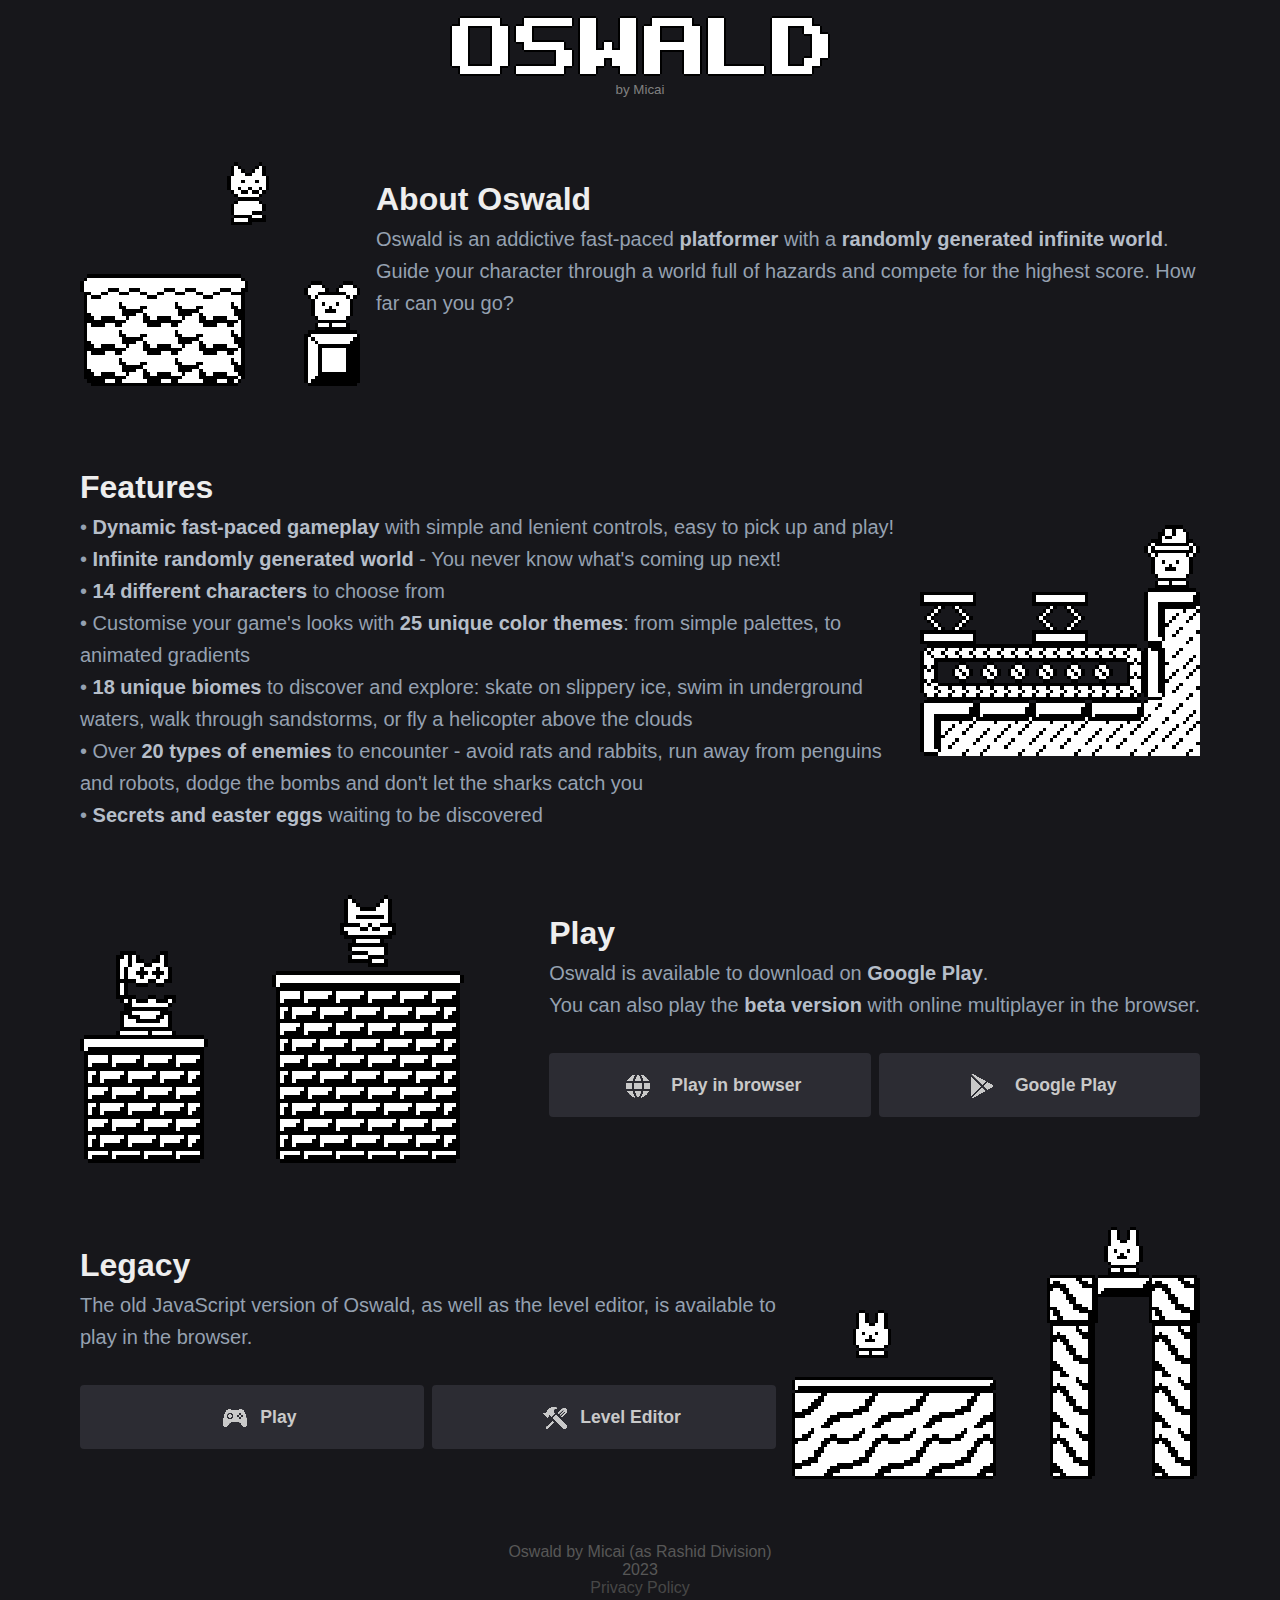
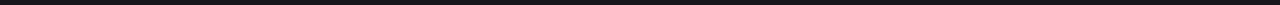
<file: index.html>
<!DOCTYPE html>
<html lang="en">
<head>
	<title>OSWALD</title>
	<meta http-equiv="X-UA-Compatible" content="IE=edge" />
	<meta name="apple-mobile-web-app-capable" content="yes" />
	<meta name="viewport" content="width=device-width, initial-scale=1.0">
	<meta name="apple-mobile-web-app-status-bar-style" content="black-translucent" />
	<meta charset="utf-8" />
	<meta name="description" content="OSWALD" />
	<meta name="author" content="Micai / Rashid Division" />
	<link rel="icon" href="favicon.ico" />
	<link rel="stylesheet" href="style.css" />
	
	<meta property="og:title" content="OSWALD"/>
	<meta property="og:site_name" content="OSWALD">
	<meta property="og:image" content="https://oswaldgame.netlify.app/image.png"/>
	<meta property="og:description" content="OSWALD"/>
	<meta property="og:url" content="https://oswaldgame.netlify.app/"/>
	<meta property="og:image:width" content="1200" />
	<meta property="og:image:height" content="630" />
	<meta property="og:type" content="website"/>
</head>
<body>
	<header>
		<img src="webimg/logo.png"><br />
		<small style="color: gray">by Micai</small>
	</header>
	
	<main>
		<div class="panel l">
			<img src="webimg/img1.png">
			<div>
				<h1>About Oswald</h1>
				<p>
					Oswald is an addictive fast-paced <b>platformer</b> with a <b>randomly generated infinite world</b>.<br />
					Guide your character through a world full of hazards and compete for the highest score. How far can you go?
				</p>
			</div>
		</div>
		
		<div class="panel r">
			
			<div>
				<h1>Features</h1>
				<p>
					
						• <b>Dynamic fast-paced gameplay</b> with simple and lenient controls, easy to pick up and play!<br />
• <b>Infinite randomly generated world</b> - You never know what's coming up next!<br />
• <b>14 different characters</b> to choose from<br />
• Customise your game's looks with <b>25 unique color themes</b>: from simple palettes, to animated gradients<br />
• <b>18 unique biomes</b> to discover and explore: skate on slippery ice, swim in underground waters, walk through sandstorms, or fly a helicopter above the clouds<br />
• Over <b>20 types of enemies</b> to encounter - avoid rats and rabbits, run away from penguins and robots, dodge the bombs and don't let the sharks catch you<br />
• <b>Secrets and easter eggs</b> waiting to be discovered<br />
					
				</p>
			</div>
			<img src="webimg/img2.png">
		</div>
		
		<div class="panel l">
			<img src="webimg/img3.png">
			<div>
				<h1>Play</h1>
				<p>
					Oswald is available to download on <b>Google Play</b>. <br />
					You can also play the <b>beta version</b> with online multiplayer in the browser.</a>
				</p>
				
				<br />

				<div class="biggerbuttonwrapper">
					
					<a href="https://oswald.plakmp.com/" target="_blank" class="biggerbutton" style="width: 50%">
						<img src="webimg/icon_browser.png">
						Play in browser
					</a>

					<a href="https://play.google.com/store/apps/details?id=com.rashid.oswald" target="_blank" class="biggerbutton" style="width: 50%">
						<img src="webimg/icon_playstore.png">
						Google Play
					</a>
			
				</div>

			</div>
		</div>

		<div class="panel r">
			
			<div>
				<h1>Legacy</h1>
				<p>
					<p>The old JavaScript version of Oswald, as well as the level editor, is available to play in the browser.</p>
				</p>

				<br />

			<div class="biggerbuttonwrapper">

				<a href="play.html" target="_blank" class="biggerbutton" style="width: 50%">
					<img src="webimg/icon_game.png">
					Play
				</a>

				<a href="https://oswaldeditor.netlify.app/" target="_blank" class="biggerbutton" style="width: 50%">
					<img src="webimg/icon_editor.png">
					Level Editor
				</a>
		
			</div>

			</div>
			<img src="webimg/img5.png">

			

		</div>

	</main>
	
	<footer>
		Oswald by Micai (as Rashid Division)
		<br />
		2023
		<br />
		<a href="privacy.html" target="_blank">Privacy Policy</a>
	</footer>
</body>
</html>
</file>
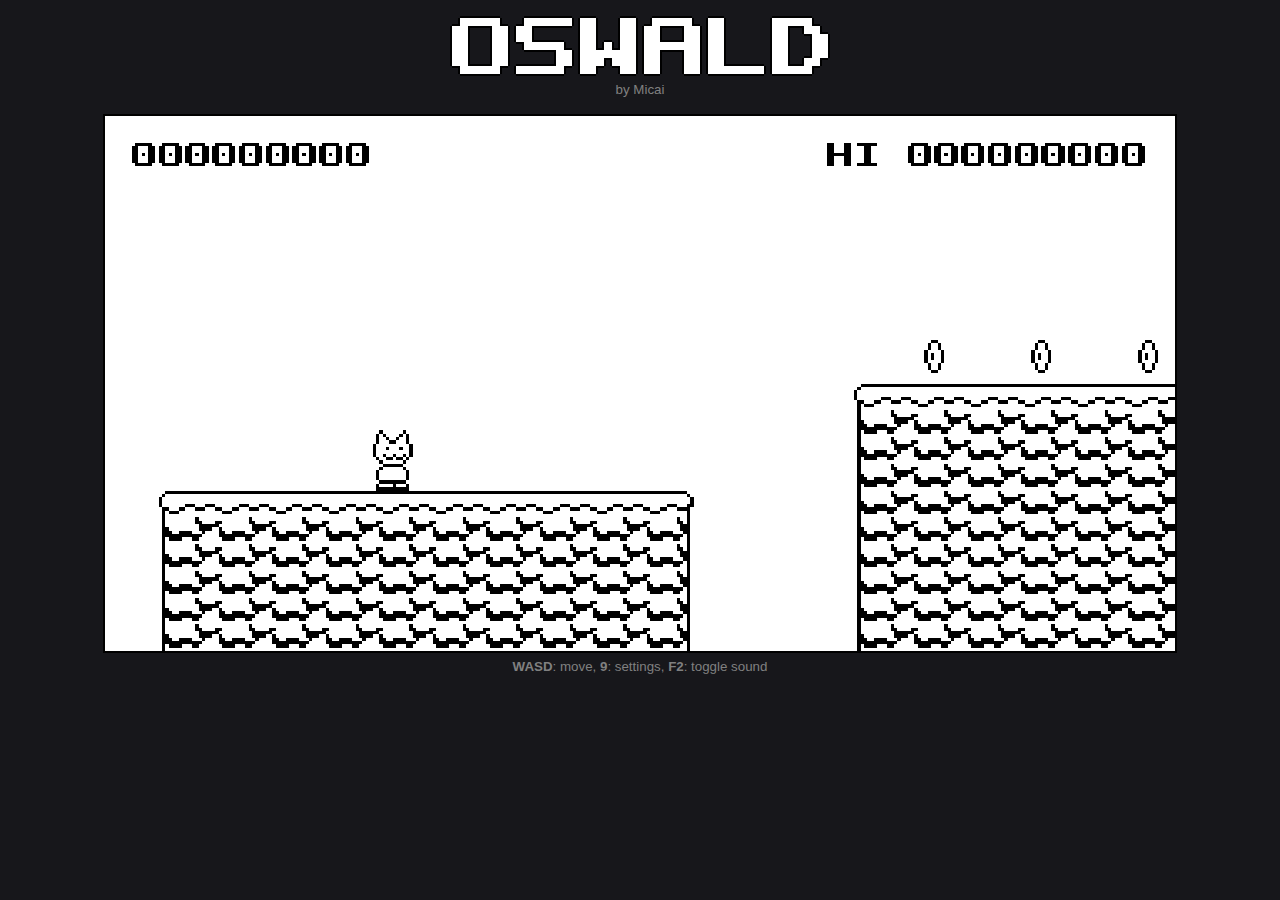
<file: play.html>
<!DOCTYPE html>
<html lang="en">

<head>
  <title>OSWALD Legacy</title>
  <meta http-equiv="X-UA-Compatible" content="IE=edge" />
  <meta name="apple-mobile-web-app-capable" content="yes" />
  <meta name="viewport" content="width=device-width, initial-scale=1.0">
  <meta name="apple-mobile-web-app-status-bar-style" content="black-translucent" />
  <meta charset="utf-8" />
  <meta name="description" content="OSWALD Legacy - v. 0.10" />
  <meta name="author" content="micai" />
  <link rel="icon" href="favicon.ico" />
  <link rel="stylesheet" href="style.css" />

  <meta property="og:title" content="OSWALD Legacy" />
  <meta property="og:site_name" content="OSWALD">
  <meta property="og:image" content="https://oswaldgame.netlify.app/image.png" />
  <meta property="og:description" content="OSWALD v 0.10 - by micai" />
  <meta property="og:url" content="https://oswaldgame.netlify.app/" />
  <meta property="og:image:width" content="1200" />
  <meta property="og:image:height" content="630" />
  <meta property="og:type" content="website" />

  <script async src="https://pagead2.googlesyndication.com/pagead/js/adsbygoogle.js?client=ca-pub-5582052227431997"
    crossorigin="anonymous"></script>
</head>

<body onkeydown="if(event.key == '9' || event.key == '`') toggleDispconf();">

  <header>
    <a href="index.html"><img src="webimg/logo.png"></a><br />
    <small style="color: gray">by Micai</small>
  </header>



  <!-- CANVAS -->
  <script async src="https://pagead2.googlesyndication.com/pagead/js/adsbygoogle.js?client=ca-pub-5582052227431997"
    crossorigin="anonymous"></script>
  <div id="tululoogame"></div>

  <div style="text-align: center;">
    <small style="color: gray"><b>WASD</b>: move, <b>9</b>: settings, <b>F2</b>: toggle sound</small>
  </div>

  <!-- MOBILE CONTROLS 
	<div id="mbleft" class="mobbutton mbleft"> LEFT </div>
	<div id="mbright" class="mobbutton mbright"> RIGHT </div>
	<div id="mbjump" class="mobbutton mbjump"> JUMP </div>-->

  <!-- CONFIG DIALOG -->
  <div id="w_dispconf" class="window" style="width: 50%; min-width: 20rem; display: none">
    <div class="winheader">
      <h1>Settings</h1>
      <h1 class="close" onclick="wDispconf.style.display = 'none'">✖</h1>
    </div>
    <div class="winmain">
      <div class="winsection">
        <h3>Basic</h3>
        <div class="row">
          <p>Current settings</p>
          <div>
            <button onclick="dispconfSave()">Save</button>
            <button onclick="dispconfLoad()">Load</button>
          </div>
        </div>
        <!--<div class="row">
				<p>Scale</p>
				<div>
					<button onclick="tu_canvas.style.width = '320px'">1x</button>
					<button onclick="tu_canvas.style.width = '640px'">2x</button>
					<button onclick="tu_canvas.style.width = '1280px'">3x</button>
					<button onclick="tu_canvas.style.width = '1920px'">4x</button>
					<button onclick="tu_canvas.style.width = '95%'">Auto</button>
				</div>
			</div>-->
      </div>
      <div class="winsection">
        <h3>Filters</h3>
        <div style="color: gray; font-size: 10px; margin-bottom: 1rem">
          <b>NOTE: </b>filters may make the game run poorly, especially on Firefox and slower PCs<br />
        </div>
        <label><input type="checkbox" id="b_cssv_enable" onclick="cssvApplyFilter()" /> Enable</label><br /><br />
        <label><input type="checkbox" id="b_cssv_darkmode" onclick="cssvApplyFilter()" /> Dark Mode</label><br /><br />
        <label><input type="checkbox" id="b_cssv_color" onclick="cssvApplyFilter()" /> Colorize</label><br /><br />
        <label><input type="checkbox" id="b_cssv_invert" onclick="cssvApplyFilter()" /> Invert</label><br /><br />
        <div class="row">
          <p>Saturation</p>
          <div>
            <button style="width: 2rem"
              onclick="bCssvSaturation.value = parseFloat(bCssvSaturation.value) - 5; cssvApplyFilter()">-</button>
            <input type="number" style="width: 4rem" id="b_cssv_saturation" value="50" oninput="cssvApplyFilter()" />
            <button style="width: 2rem"
              onclick="bCssvSaturation.value = parseFloat(bCssvSaturation.value) + 5; cssvApplyFilter()">+</button>
          </div>
        </div>
        <div class="row">
          <p>Hue Rotate</p>
          <div>
            <button style="width: 2rem"
              onclick="bCssvHue.value = parseFloat(bCssvHue.value) - 5; cssvApplyFilter()">-</button>
            <input type="number" style="width: 4rem" id="b_cssv_hue" value="50" oninput="cssvApplyFilter()" />
            <button style="width: 2rem"
              onclick="bCssvHue.value = parseFloat(bCssvHue.value) + 5; cssvApplyFilter()">+</button>
          </div>
        </div>
      </div>
      <div class="winsection">
        <h3>Credits</h3>
        <p><b>OSWALD by micai</b> <br /><br />
          Made with Tululoo Game Maker<br />

          Special thanks to: <br />
          Soup, NI240SX, Aethus, osdever, Mizu, MrDawn, Amanojakuchou, MrAdam
        </p>
        <div class="row">
          <p>version <span id="b_versiontext"></span></p>
          <button onclick="wChangelog.style.display = 'block'">View changelog</button>
        </div>
      </div>
    </div>
  </div>

  <!-- CHANGELOG DIALOG -->
  <div id="w_changelog" class="window" style="width: 80%; min-width: 10rem; display: none">
    <div class="winheader">
      <h1>Changelog</h1>
      <h1 class="close" onclick="wChangelog.style.display = 'none'">✖</h1>
    </div>
    <div class="winmain" style="overflow: hidden">
      <div class="winsection">
        <textarea id="changelog_text" readonly style="width: 100%; height: 70vh; resize: none; margin-bottom: 1rem">
0.10:
  - made a proper level editor for the game (it's separate from the game itself)
  - the game can read level data from URL query strings (it's used by the level editor to play exported levels)

  - added 4 new player costumes by Amanojakuchou
  - player's walking speed is no longer taken into consideration while applying score reward for distance travelled
  - made changes to player character's code, mostly fixes
    - added air friction, the player decelerates slower while airborne
    - fixed a coyote timer bug that made it possible to do multiple jumps in a row
	- fixed a stupid oversight that caused bouncing off of enemies to not work if the player used something else than the UP arrow to jump
	- rewards for killing enemies are no longer hardcoded inside player character's code (each enemy has a variable for that now)
    - collision detection improvements 

  - deleted some unused graphics and unused lines of code
  - each trampoline can now have its own unique jump strength
  - crushers now collide with the "platform reverser" object and the bottom of the screen
  
  - added new terrain types
    - metal
	- pipe
	- ground alt
	- bridge

  - updated ground and wood tilesets

  - added conveyor belts
  - added water
    - player enters swim mode upon touching the water's surface and exits it upon jumping out of it
	- added water currents that move the player around underwater in one of four directions
  
  - added new enemies:
    - static heli rat
	- moving spike ball
	- fish
	- jumping fish
	- shark (sprite by Amanojakuchou)
	- robo-oswald (first "smart" enemy, chases the player and can jump over SOME pits and obstacles, big thanks to Amanojakuchou for the sprite and idea)
	- armed robo-oswald (same as robo-oswald, but instead of chasing the player all the time, he sometimes stops and shoots bullets) (sprite by Amanojakuchou)
	
  - added new prefab banks using newly added terrain types (factory, pipe, ground, bridge) [thanks to MrAdam for level ideas]
  - updated existing prefab banks
  - added alternative prefab content: one prefab can now have 2 different variations, each has 50% chance of spawning
  - updated prefab bank "ceilings": they're way more flexible now and can be used to make floors in gaps between prefabs
  - fixed prefab bank ceilings not appearing on the last middle prefab of the bank
  
  - added "heli test mode" for testing heli prefabs
  - added "water test mode" for testing underwater prefabs
  - added "prefab testing speed" for testing prefabs at different speeds
  - aforementioned test modes can be enabled with query string parameters

0.9.3:
  - fixed a bug that made it possible to gain score after player's death
  - fixed high score display not flashing when a new high score is achieved
  - made small changes to some prefabs
  - modified the unused (until now) PANEL tileset
  - added 2 prefabs with the PANEL tileset
  - debug camera speed can now be changed (camera_debug_speed variable)
  - fixed debug prefab markers not despawning after falling behind the left border of the screen  
		
0.9.2:
  - added a new player costume by Aethus
		
0.9.1:
  - changes to scoring system (thanks to NI240SX for the idea)
    - player receives score based on distance travelled instead of camera speed
  - changes to the prefab bank rotation
    - removed the beginner bank from initial rotation and added GRASS1 and WOOD1 in its place
	- other prefab banks unlock way faster and appear more often now
  - adjusted some values related to collisions with moving platforms
  - debug camera and debug teleport only work while debug mode is enabled
  - added a new hotkey for the settings menu (9)

0.9:
  - added 3 new player costumes (made by Soup)
  - reduced player's acceleration speed from 1 to 0.5
  - player can now fall up to 1 block behind the screen's left border without dying
  - repurposed the o_kot_dead object to serve as a death animation for more objects, such as vehicles (it's called o_corpse now)
  - added an additional check for enemies under the player before world collision detection to prevent the player from clipping through enemies while falling at high speeds
  - huge changes to player character's code
    - the character now supports "modes"
      - they can be used to adjust the character's properties and modify its movement options
      - they also allow to change how the character behaves at any time and how it reacts to collisions with walls and entities
    - added "external velocity": works similarly to normal velocity but is separate and not affected by friction, gravity nor speed limits
  - added a vehicle using the new "mode" mechanic
    - it's a helicopter that lets the player jump mid-air, bounces off the walls, and moves slightly faster than the player does on foot
    - player enters it by finding a special collectible, and gets rid of it by passing a "no helicopters" sign
 
  - added moving platforms
    - they're a last minute addition I came up with randomly while making prefabs and I'm honestly surprised they work. they're a bit messy right now, I'll make things cleaner in further updates because I want to release this one already
    - player has separate collision checks just for them, because the standard collision detection is hilariously unprepared for moving solids
    - player moves along with the platform they stand on thanks to the newly added "external velocity" feature (platforms are in fact the reason that feature was added)
    - player only collides with them while falling (and that means one way collisions are now supported)
	
  - fixed trampoline collisions
  - trampolines can be attached to ceilings
  - enemy rats can use trampolines
  - enemy rat received an alternative death animation for death by hazards
  
  - added new enemies and hazards:
    - helicopter rats
    - missiles
    - crushers
    - cacti
  
  - added new terrain types:
    - wood
    - tree
    - sand
    - panel (unused for now)
    - bigbrick
  
  - raised initial scrolling speed from 1.0 to 1.2
  - scrolling speedup routine has two stages now:
    - in stage one the interval between each speed up increases by 3 frames every time a speed up happens
    - in stage two the interval increases by a much higher amount of frames, so the scrolling doesn't reach full speed too quickly
  - the score reward for progressing through the level is much higher and depends on the current scrolling speed
  - added expert mode (toggle with the pause key before the game starts)
    - scrolling starts at a higher speed and speeds up 2 times faster
    - some prefabs only spawn when expert mode is enabled
 
  - huge changes to the world generator
    - shorter spawnpoint prefab
    - added prefab banks
      - instead of picking random prefabs, the world generator picks a random prefab bank from the current rotation and deploys prefabs according to its settings
      - each prefab bank has 5 lists of prefabs (optional lists will be skipped if empty):
      - start: optional, one of start prefabs will be deployed right after the bank is loaded
      - middle: the main part of the bank, the amount of middle prefabs deployed is random (minimum and maximum can be set in the bank's properties)
      - end: optional, one of end prefabs will be deployed right after the last middle prefab
      - hard: optional, same as middle but will only appear while playing on expert mode
      - rare: optional, same as middle but way less likely to appear
    - some banks get added to or removed from the rotation after a certain score is reached
    - the rotation is split into four groups: very common, common, rare, very rare. each has a different chance of being used
 
  - added new and improved old debug features
    - brought back debug camera controls with new hotkeys (Z,X,C)
    - improved the debug teleport (Left CTRL)
    - a line is drawn to show the point beyond which collisions and entities despawn
    - a marker is placed at the start of each prefab describing which part of the bank it belongs to
    - prefab testing mode: when a prefab is set to the prefab_testing variable, it will always spawn right after the starter prefab, which is shorter when prefab testing is enabled
    - prefab bank testing mode: same as prefab testing mode but for prefab banks
    - pressing 1 toggles debug mode (F11 apparently didn't work on some browsers)
    - pressing 2 toggles grid background
    - holding 3 makes the player character leave trails on the screen, useful for tracking movement and testing prefabs
    - pressing 4 toggles world collision display
    - pressing 0 restarts the game
 
  - updated the HTML
    - ~ key brings up the settings menu
    - the filter editor and the changelog can be accessed from there
    - added a new setting to the filter editor
    - added an option to change the scale of the game canvas
    - added an option to save and load settings
    - improved the filters' code (it's still bad)
    - fixed filters not working after a game restart

  - added HUGE THINGS
  - added more sound effects
  - fixed pausing (no more abrupt speedups after unpausing)
  - fixed a rare score display crash that happened when the score was above 999999999
  - deleted some unused files
  - countless changes and additions to the prefab collection

0.8.1 / 0.8.2:
  - updated the font
  - collision detection fixes 
    - vertical collision isn't checked when there's no vertical movement, same applies to horizontal collision, this seems to have fixed some clipping issues
  - other miscellaneous fixes and tweaks

0.8:
  - started to make the game look more like a finished product
    - debug display is off by default (can be brought back up with the "dbg" code or F11 key)
    - removed the title screen, the game now starts at the beginning of the level and waits for player's input to start scrolling and counting score
  - removed debug camera controls
  - player can now move with WASD and jump with spacebar
  - player can no longer kill enemies while dead
  - added a death animation for the player
  - added sound effects (can be muted with F2)
  - fixed a bug that caused scrolling speed to go above max
  - reduced max scrolling speed from 2.4 to 2.3
  - increased the main scene's width from 100000 to 500000
  - the scene should now automatically extend when the player's close to reaching its end (i have no idea if this works)
  - added 2 new prefabs
  
  

0.7:
  - brought back old code for horizontal collision detection and tweaked its values, seems to be working for now 
  - fixed the player's ability to clip through the ceiling while jumping off of a 1 block gap (yes that was possible, the fix is very ghetto right now but it works)
  - made slight adjustments to the player's collision box
  - added a new block: wooden block
  - added a new terrain type: cave
  - added some new prefabs and updated some existing ones
  - added trampolines
  - added 2 new player costumes
  - added high score display to the hud
    - it flashes when the player ties or beats the high score
  - character costumes are now stored in a dictionary-like variable
  - the character costume, last score and high score are now saved to local web storage
  - updated the title screen
    - cheat codes can now be entered there
 - current character costume is displayed 
 - added high score display
    - cleaned up some mess in world generator's code



0.6:
  - first """fully playable""" version of the game
  - made changes to player's collision detection again
    - the horizontal collision detection now uses code similar to the vertical one, until now it was much simpler, but it would bug out too often
  - adjusted the "jump brake" to give the player more control over their jumps
  - fixed player's ability to jump despite having a block directly above them
  - countless tweaks to the camera's properties
  - added a simple title screen
  - added a simple game over screen
  - spikes kill enemies now
  - enemies don't update while they're not visible on the screen
  - the prefab system has been improved from the last version
  - the level is now infinite and randomly generated
    - the world generator uses pre-made prefabs to generate the level
    - new prefab gets deployed automatically when the camera is about to reach the end of already existing ones
    - a 2 to 4 block gap is placed in between each prefab that's being deployed
    - there aren't many prefabs for now, and the world generator itself is rather simple. it's going to be upgraded in upcoming versions
  - the game gets rid of objects that fall behind the left border of the screen
  - small changes and fixes that I've already forgotten about



0.5:
  - added pause (press enter to pause and unpause)
  - improved the enemy's sprites
  - fixed the colors on the ground tileset 
  - started working on the world generator
    - the world generator is going to use prefabs to generate the level
 - the prefabs are stored as strings: 
   - "." means empty space 
   - "," means a the beginning of a new row of blocks
   - uppercase characters represent different kinds of blocks
   - lowercase characters represent interactive objects
 
 
 
0.4:
  - added coins, each coin gives 50 points
  - added a basic enemy
    - walks forward and turns around upon touching a wall
  - affected by gravity
  - can kill the player
  - can be killed by the player (by stomping)
  - player bounces off the enemy after stomping it and receives a 100 point bonus
  - if the player holds the jump button while stomping the enemy they'll bounce higher
  - after being stomped it changes its sprite and disappears after a few moment
  - added a filter editor that allows the player to change the game's colors
    - this one's probably getting removed or hidden, it heavily impacts the game's performance (especially on firefox)



0.3:
 - fixed collision detection bug that made the game freeze
 - fixed camera speedup bugs
 - fixed the player getting stuck to the right border of the screen
 - fixed the player being able to get out of bounds using the top of the screen
 - fixed the draw_sprite_text function (it was unsafe and could cause the game to crash)
 - made an icon for the game
 - made the "keyboard_string" extension and used it to implement cheat codes
 - made the "custom loading screen" extension and customised the loading screen with it
 - added alternative character outfits
 - added jump buffering and coyote timing
 - added new auto-tile ground blocks (bricks and clouds)
 - improved the debug display and added some new debug tools
 - greatly improved auto-tile blocks
   - the visible blocks are no longer objects, they're tiles now
   - invisible solid blocks that objects collide with automatically spawn in areas accessible by the player
   - tiles connect with edges of the screen now
 - shrinked the player character's collision box to be less than 16px tall (16px is the size of 1 block)
 
 
 
0.2:
 added:
  - scrolling camera
  - added sprite font support (draw_sprite_text function)
  - debug display and controls
  - score counter
  - hazards (spikes)
 - falling down, touching hazards or the left border of the screen will kill the player
 - huge collision detection improvements



0.1:
 - started making the game
 - made some basic graphics
 - added player's movement
  - the player can control their jump height by releasing the jump button before reaching maximum height (jump brake)
 - added basic collision detection
 - added auto-tile blocks
		</textarea>
      </div>
    </div>

  </div>

  <!-- SCRIPTS -->
  <script>
    // windows
    var wChangelog = document.getElementById("w_changelog");
    var wDispconf = document.getElementById("w_dispconf");

    function toggleDispconf() {
      if (wDispconf.style.display == 'block') {
        wDispconf.style.display = 'none';
      } else wDispconf.style.display = 'block';
    }

    // buttons and inputs
    var bCssvEnable = document.getElementById("b_cssv_enable");
    var bCssvDarkmode = document.getElementById("b_cssv_darkmode");
    var bCssvInvert = document.getElementById("b_cssv_invert");
    var bCssvColor = document.getElementById("b_cssv_color");
    var bCssvSaturation = document.getElementById("b_cssv_saturation");
    var bCssvHue = document.getElementById("b_cssv_hue");


    // filters - they're less of a mess now than they used to be, they still suck though
    function cssvApplyFilter() {
      if (!bCssvEnable.checked) {
        tu_canvas.style.filter = "";
        return;
      };

      let satstr = "";
      if (bCssvColor.checked) satstr = "sepia(100%) saturate(" + (bCssvSaturation.value).toString() +
        "0%) hue-rotate(" + bCssvHue.value.toString() + "deg)";

      tu_canvas.style.filter = (bCssvDarkmode.checked ? "invert(100%) " : "") + satstr + (bCssvInvert.checked ?
        "invert(100%) " : "");
    }

    function dispconfSave() {
      localStorage["dispconf_width"] = tu_canvas.style.width;
      localStorage["dispconf_cssvenable"] = bCssvEnable.checked;
      localStorage["dispconf_cssvdarkmode"] = bCssvDarkmode.checked;
      localStorage["dispconf_cssvinvert"] = bCssvInvert.checked;
      localStorage["dispconf_cssvcolor"] = bCssvColor.checked;
      localStorage["dispconf_cssvsaturation"] = bCssvSaturation.value;
      localStorage["dispconf_cssvhue"] = bCssvHue.value;
    }

    function dispconfLoad() {
      if (localStorage["dispconf_width"]) tu_canvas.style.width = localStorage["dispconf_width"];
      bCssvEnable.checked = (localStorage["dispconf_cssvenable"] === "true");
      bCssvDarkmode.checked = (localStorage["dispconf_cssvdarkmode"] === "true");
      bCssvInvert.checked = (localStorage["dispconf_cssvinvert"] === "true");
      bCssvColor.checked = (localStorage["dispconf_cssvcolor"] === "true");
      if (localStorage["dispconf_cssvsaturation"]) bCssvSaturation.value = localStorage["dispconf_cssvsaturation"];
      if (localStorage["dispconf_cssvhue"]) bCssvHue.value = localStorage["dispconf_cssvhue"];

      cssvApplyFilter();
    }
  </script>
  <!-- THE GAME -->
  <script src="game.js"></script>
  <script>
    document.getElementById("b_versiontext").innerHTML = game_meta_version;
  </script>
</body>

</html>
</file>
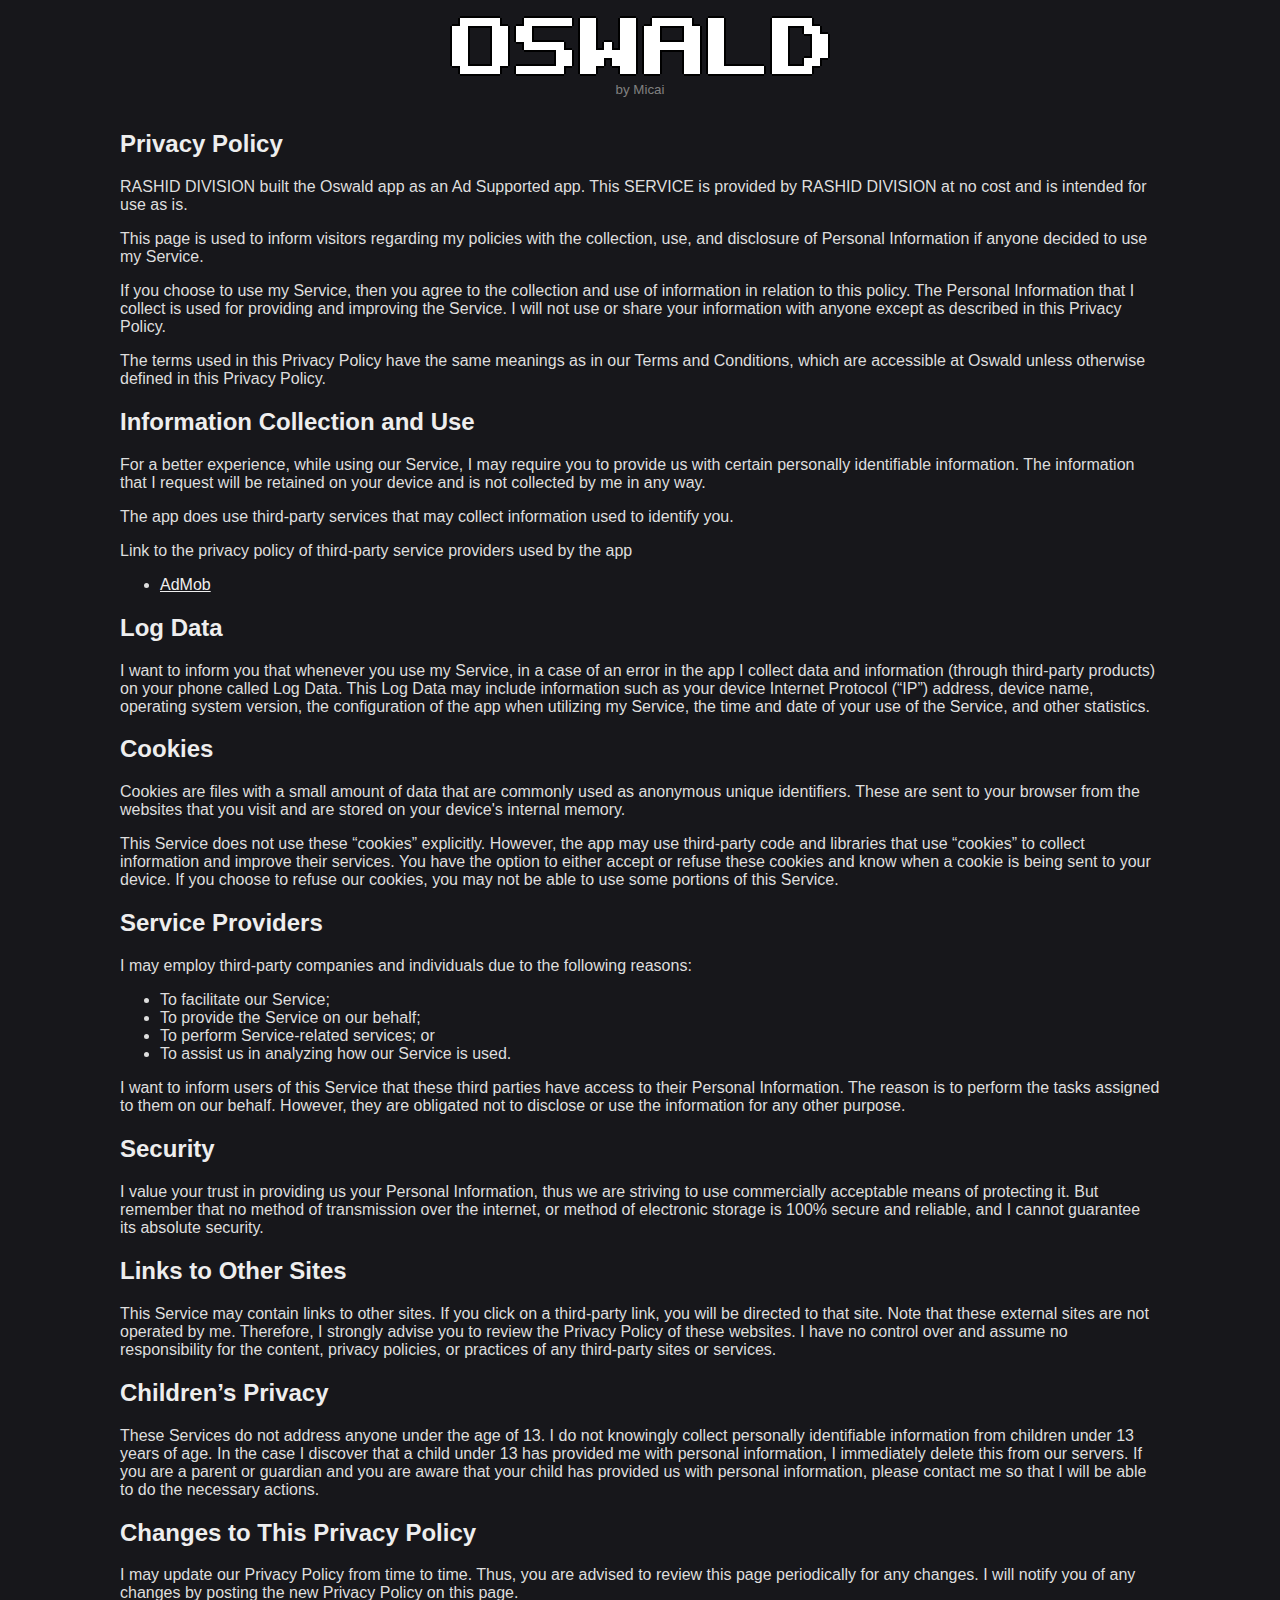
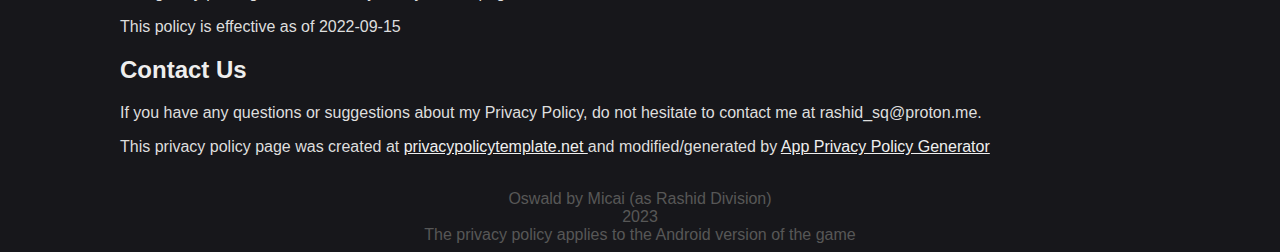
<file: privacy.html>
<!DOCTYPE html>
<html lang="en">

<head>
  <title>OSWALD Privacy Policy</title>
  <meta http-equiv="X-UA-Compatible" content="IE=edge" />
  <meta name="apple-mobile-web-app-capable" content="yes" />
  <meta name="viewport" content="width=device-width, initial-scale=1.0">
  <meta name="apple-mobile-web-app-status-bar-style" content="black-translucent" />
  <meta charset="utf-8" />
  <meta name="description" content="OSWALD" />
  <meta name="author" content="Rashid Divison" />
  <link rel="icon" href="favicon.ico" />
  <link rel="stylesheet" href="style.css" />

  <meta property="og:title" content="OSWALD Privacy Policy" />
  <meta property="og:site_name" content="OSWALD">
  <meta property="og:image" content="https://oswaldgame.netlify.app/image.png" />
  <meta property="og:description" content="OSWALD Privacy Policy" />
  <meta property="og:url" content="https://oswaldgame.netlify.app/privacy" />
  <meta property="og:image:width" content="1200" />
  <meta property="og:image:height" content="630" />
  <meta property="og:type" content="website" />

  <style>
    main {
      text-align: initial
    }
  </style>
</head>

<body>
  <header>
    <a href="index.html"><img src="webimg/logo.png"></a><br />
    <small style="color: gray">by Micai</small>
  </header>

  <main style="max-width: 65rem">
    <h2><strong>Privacy Policy</strong></h2>
    <p>
      RASHID DIVISION built the Oswald app as
      an Ad Supported app. This SERVICE is provided by
      RASHID DIVISION at no cost and is intended for use as
      is.
    </p>
    <p>
      This page is used to inform visitors regarding my
      policies with the collection, use, and disclosure of Personal
      Information if anyone decided to use my Service.
    </p>
    <p>
      If you choose to use my Service, then you agree to
      the collection and use of information in relation to this
      policy. The Personal Information that I collect is
      used for providing and improving the Service. I will not use or share your information with
      anyone except as described in this Privacy Policy.
    </p>
    <p>
      The terms used in this Privacy Policy have the same meanings
      as in our Terms and Conditions, which are accessible at
      Oswald unless otherwise defined in this Privacy Policy.
    </p>
    <p>
      <h2><strong>Information Collection and Use</strong></h2>
    </p>
    <p>
      For a better experience, while using our Service, I
      may require you to provide us with certain personally
      identifiable information. The information that
      I request will be retained on your device and is not collected by me in any way.
    </p>
    <div>
      <p>
        The app does use third-party services that may collect
        information used to identify you.
      </p>
      <p>
        Link to the privacy policy of third-party service providers used
        by the app
      </p>
      <ul>
        <!---->
        <li><a href="https://support.google.com/admob/answer/6128543?hl=en" target="_blank"
            rel="noopener noreferrer">AdMob</a></li>
        <!---->
        <!---->
        <!---->
        <!---->
        <!---->
        <!---->
        <!---->
        <!---->
        <!---->
        <!---->
        <!---->
        <!---->
        <!---->
        <!---->
        <!---->
        <!---->
        <!---->
        <!---->
        <!---->
        <!---->
        <!---->
        <!---->
        <!---->
        <!---->
        <!---->
        <!---->
      </ul>
    </div>
    <p>
      <h2><strong>Log Data</strong></h2>
    </p>
    <p>
      I want to inform you that whenever you
      use my Service, in a case of an error in the app
      I collect data and information (through third-party
      products) on your phone called Log Data. This Log Data may
      include information such as your device Internet Protocol
      (“IP”) address, device name, operating system version, the
      configuration of the app when utilizing my Service,
      the time and date of your use of the Service, and other
      statistics.
    </p>
    <p>
      <h2><strong>Cookies</strong></h2>
    </p>
    <p>
      Cookies are files with a small amount of data that are
      commonly used as anonymous unique identifiers. These are sent
      to your browser from the websites that you visit and are
      stored on your device's internal memory.
    </p>
    <p>
      This Service does not use these “cookies” explicitly. However,
      the app may use third-party code and libraries that use
      “cookies” to collect information and improve their services.
      You have the option to either accept or refuse these cookies
      and know when a cookie is being sent to your device. If you
      choose to refuse our cookies, you may not be able to use some
      portions of this Service.
    </p>
    <p>
      <h2><strong>Service Providers</strong></h2>
    </p>
    <p>
      I may employ third-party companies and
      individuals due to the following reasons:
    </p>
    <ul>
      <li>To facilitate our Service;</li>
      <li>To provide the Service on our behalf;</li>
      <li>To perform Service-related services; or</li>
      <li>To assist us in analyzing how our Service is used.</li>
    </ul>
    <p>
      I want to inform users of this Service
      that these third parties have access to their Personal
      Information. The reason is to perform the tasks assigned to
      them on our behalf. However, they are obligated not to
      disclose or use the information for any other purpose.
    </p>
    <p>
      <h2><strong>Security</strong></h2>
    </p>
    <p>
      I value your trust in providing us your
      Personal Information, thus we are striving to use commercially
      acceptable means of protecting it. But remember that no method
      of transmission over the internet, or method of electronic
      storage is 100% secure and reliable, and I cannot
      guarantee its absolute security.
    </p>
    <p>
      <h2><strong>Links to Other Sites</strong></h2>
    </p>
    <p>
      This Service may contain links to other sites. If you click on
      a third-party link, you will be directed to that site. Note
      that these external sites are not operated by me.
      Therefore, I strongly advise you to review the
      Privacy Policy of these websites. I have
      no control over and assume no responsibility for the content,
      privacy policies, or practices of any third-party sites or
      services.
    </p>
    <p>
      <h2><strong>Children’s Privacy</strong></h2>
    </p>
    <div>
      <p>
        These Services do not address anyone under the age of 13.
        I do not knowingly collect personally
        identifiable information from children under 13 years of age. In the case
        I discover that a child under 13 has provided
        me with personal information, I immediately
        delete this from our servers. If you are a parent or guardian
        and you are aware that your child has provided us with
        personal information, please contact me so that
        I will be able to do the necessary actions.
      </p>
    </div>
    <!---->
    <p>
      <h2><strong>Changes to This Privacy Policy</strong></h2>
    </p>
    <p>
      I may update our Privacy Policy from
      time to time. Thus, you are advised to review this page
      periodically for any changes. I will
      notify you of any changes by posting the new Privacy Policy on
      this page.
    </p>
    <p>This policy is effective as of 2022-09-15</p>
    <p>
      <h2><strong>Contact Us</strong></h2>
    </p>
    <p>
      If you have any questions or suggestions about my
      Privacy Policy, do not hesitate to contact me at rashid_sq@proton.me.
    </p>
    <p>This privacy policy page was created at <a href="https://privacypolicytemplate.net" target="_blank"
        rel="noopener noreferrer">privacypolicytemplate.net </a>and modified/generated by <a
        href="https://app-privacy-policy-generator.nisrulz.com/" target="_blank" rel="noopener noreferrer">App Privacy
        Policy Generator</a></p> <br />



  </main>

  <footer>
    Oswald by Micai (as Rashid Division)
    <br />
    2023
    <br />
    The privacy policy applies to the Android version of the game
  </footer>

</body>

</html>
</file>
<file: style.css>
/* oswald mobile buttons */
.mobbutton {
	width: 128px;
	height: 128px;
	z-index: 9999;
	position: absolute;
	bottom: 16px;
	
	opacity: 0.5;
	background-color: rgba(255, 255, 255, 0.5);
	border: 1px solid #000000;
	border-radius: 16px;
	
	vertical-align: middle;
	text-align: center;
	font-size: 32px;
	padding-top: 64px;
	user-select: none;
	color: #000000;
}

.mobbutton.active {
	opacity: 0.75;
}

.mobbutton.mbleft {
	left: 16px;
}

.mobbutton.mbright {
	left: 160px;
}

.mobbutton.mbjump {
	right: 16px;
}

/* oswald */
#tululoogame {
	text-align: center;
}

#tululoogame canvas{
	image-rendering: pixelated;
	image-rendering: crisp-edges;
	/*position: absolute;*/
	width: 85% !important;
	/*top: 50%;
	left: 50%;*/
	/*transform: translate(-50%, 0);	*/
	max-width: initial !important;
	border: 2px solid #000 !important;
}

.window {
	z-index: 100;
	top: 50%;
	left: 50%;
	position: fixed;
	transform: translate(-50%, -50%);	
	
	padding: 0.5rem;
	
	color: #dedede;
	background-color: #222222;
	border: 1px solid #373737;
	border-radius: 0.25rem;
	
	box-shadow: 4px 4px rgba(0, 0, 0, .5);
}

.window .winheader {
	background-color: #333333;
	padding: 0.5rem;
	border-radius: 0.25rem;
	display: flex;
	justify-content: space-between;
	user-select: none;
	align-items: center;
}

.window .winheader h1 {
	margin: 0;
	padding: 0;
	font-size: 1.5rem;
	width: 100%;
	display: block;
}

.window label {
	user-select: none;
}

.window .winheader h1.close {
	font-weight: normal;
	color: #888888;
	width: 1.5rem;
}

.window .winheader h1.close:hover {
	color: #AAAAAA;
}

.window .winmain {
	max-height: 75vh;
	overflow: auto;
	margin: 0.5rem 0 0.5rem 0;
}

.window .winsection {
	padding: 0.5rem;
	margin-bottom: 1rem;
}

.row {
	display: flex;
	align-items: center;
	justify-content: space-between;
}

@media (max-width: 900px) {
	.window header h1 {
		font-size: 1.25rem;
	}
	
	.row {
		flex-direction: column;
		margin-bottom: 1rem;
	}
}



/* worst css ever made please don't use it it sucks */
/* very basic */
* {
	box-sizing: border-box;
}

html {
	font-family: Verdana, sans-serif;
	font-size: 16px;
	
	scrollbar-width: auto;
	scrollbar-color: #333333 #222222;
}

*::-webkit-scrollbar {
    width: 8px;
 }

*::-webkit-scrollbar-track {
	background: #222222;
}

*::-webkit-scrollbar-thumb {
	background-color: #333333;
	border-radius: 0.25rem;
 }

body {
	color: #dedede;
	background-color: #17171b;
}

/* layout */
.panel {
	line-height: 2rem;
	margin: auto;
	margin-top: 4rem;
	margin-bottom: 4rem;
	text-align: left;
	
	
	display: flex;
	align-items: middle;
	user-select: none;
	justify-content: space-between;
	
}

.panel.l img {
	margin-right: 1rem;
}

.panel.r img {
	margin-left: 1rem;
}

.panel div {
	vertical-align: center;
}

.panel img {
	align-self: center;
	min-width: 25%;
	image-rendering: pixelated;
	image-rendering: crisp-edges;
}

.panel h1 {
	color: #eee;
	margin-bottom: 0.5rem;
}

.panel p {
	margin: 0;
	font-size: 1.25rem;
	color: #95a1b1;
}

.panel b {
	color: #b6bec9;
}

@media (max-width: 1200px) {
	.panel {
		line-height: 1.5rem;
	}
	
	.panel p {
		font-size: 1rem;
	}
	
	#tululoogame canvas {
		width: 90% !important;
	}
}

main {
	margin: auto;
	margin-top: 2rem;
	max-width: 70rem;
	text-align: center;
}

header {
	text-align: center;
	margin: 1rem;
	user-select: none;
}

footer {
	color: #575757;
	text-align: center;
}

/* basic */
h1, h2, h3, h4, h5 {
	color: #eeeeee;
}

hr {
	border-top: none;
	border-left: none;
	border-right: none;
	border-bottom: 1px solid #373737;
}

a {
	color: #efefef;
}

::placeholder {
	color: #5b5b5b;
}

a:hover {
	color: #e0e0e0;
}

footer a {
	color: #474747;
	text-decoration: none;
}

footer a:hover {
	color: #4b4b4b;
	text-decoration: underline;
}

blockquote {
	border-left: 4px solid #373737;
	background-color: #1f1f1f;
	
	margin: 0.5em 20px;
	padding: 0.5em 20px;
}

img, canvas {
	max-width: 100%;
}

/* tables */
.tab-s0 th, .tab-s0 td, .tab-s1 th, .tab-s1 td, .tab-s2 th, .tab-s2 td{
	padding: 0.4rem;
}

table.tab-s1 {
	border: 1px solid #373737;
	border-collapse: collapse;
}

table.tab-s2, .tab-s2 th, .tab-s2 td {
	border: 1px solid #373737;
	border-collapse: collapse;
}

.tab-hover tr:hover {
	background-color: #1d1d1d;
}

.tab-zebra tr:nth-child(even) {
	background-color: #1d1d1d;
}

/* buttons and stuff */
input, button, textarea, select, .bigbutton {	
	padding: 0.4rem;
	
	color: #dedede;
	
	font-family: Verdana, sans-serif;
	font-size: 1rem;
}

button {
	user-select: none;
}

input[disabled], button[disabled], textarea[disabled], select[disabled] {
	color: #555555;
	cursor: not-allowed;
}

button[disabled]:active {
	color: #555555;
}

.disabled-wait[disabled] {
	cursor: wait;
}

input, textarea, select {
	background-color: #1f1f1f;
	border: 1px solid #373737;
	border-radius: 0.25rem;
}

input:focus, textarea:focus {
	background-color: #1d1d1d;
}

button, .bigbutton {
	background-color: #373737;
	border: 1px solid #373737;
	border-radius: 0.25rem;
}

button:hover, .bigbutton:hover {
	background-color: #3b3b3b;
	border-color: #3b3b3b;
}

button:active, .bigbutton:active {
	color: #c8c8c8;
	background-color: #323232;
	border-color: #323232;
}

.biggerbuttonwrapper {
	display: flex;
	justify-content: space-between;
	align-content: stretch;
	gap: 0.5rem 0.5rem;
}

.biggerbutton {
	font-weight: bold;
	color: #c9c9c9;
	background-color: #2c2c33;
	border: 0px;
	border-radius: 0.25rem;
	flex-grow: 1;
	padding: 1rem 0rem;
	text-align: center;
	font-size: 1.1rem;
	text-decoration: none;
	display: block;
	user-select: none;
}

.biggerbutton img {
	user-select: none;
	user-drag: none;

	vertical-align: middle;

	margin-left: 0.5rem;
	margin-right: 0.5rem;

	min-width: auto;
	width: 1.5rem;
}

.biggerbutton:hover {
	background-color: #303038;
}

.biggerbutton:active {
	background-color: #2a2a30;
	color: #bababa;
}

select, input[type="radio"], input[type="checkbox"] {
	appearance: none;
	-moz-appearance: none;
}

input[type="radio"], input[type="checkbox"]
{
	position: relative;
	
	width: 16px;
	height: 16px;
	margin: 0;
}

input[type="checkbox"]:checked::after, input[type="radio"]:checked::after {
	content: "";
	
	position: absolute;
	
	top: 3px;
	left: 3px;
	
	width: 8px;
	height: 8px;
	
	background-color: #dedede;
	border-radius: 0.1rem;
}

input[type="radio"], input[type="radio"]:checked::after {
	border-radius: 1rem;
}

input[type="number"] {
	-moz-appearance: textfield; 
}

input::-webkit-outer-spin-button, input::-webkit-inner-spin-button {
	-webkit-appearance: none; 
	margin: 0;
}

.bigbutton {
	display: inline-block;
	text-align: center;
	user-select: none;
	vertical-align: middle;
	text-decoration: none;
}

.bigbutton img { user-drag: none; }
.bigbutton p { 	margin: 0; }
.bigbutton a { text-decoration: none; }

@media only screen and (max-width: 800px)
{
	input, button, textarea, select {
		font-size: 0.8rem;
	}

	.biggerbutton {
		font-size: 1rem;
		padding: 0.5rem;
		width: auto !important;
	}

	.biggerbuttonwrapper {
		flex-direction: column;
	}
}
</file>
